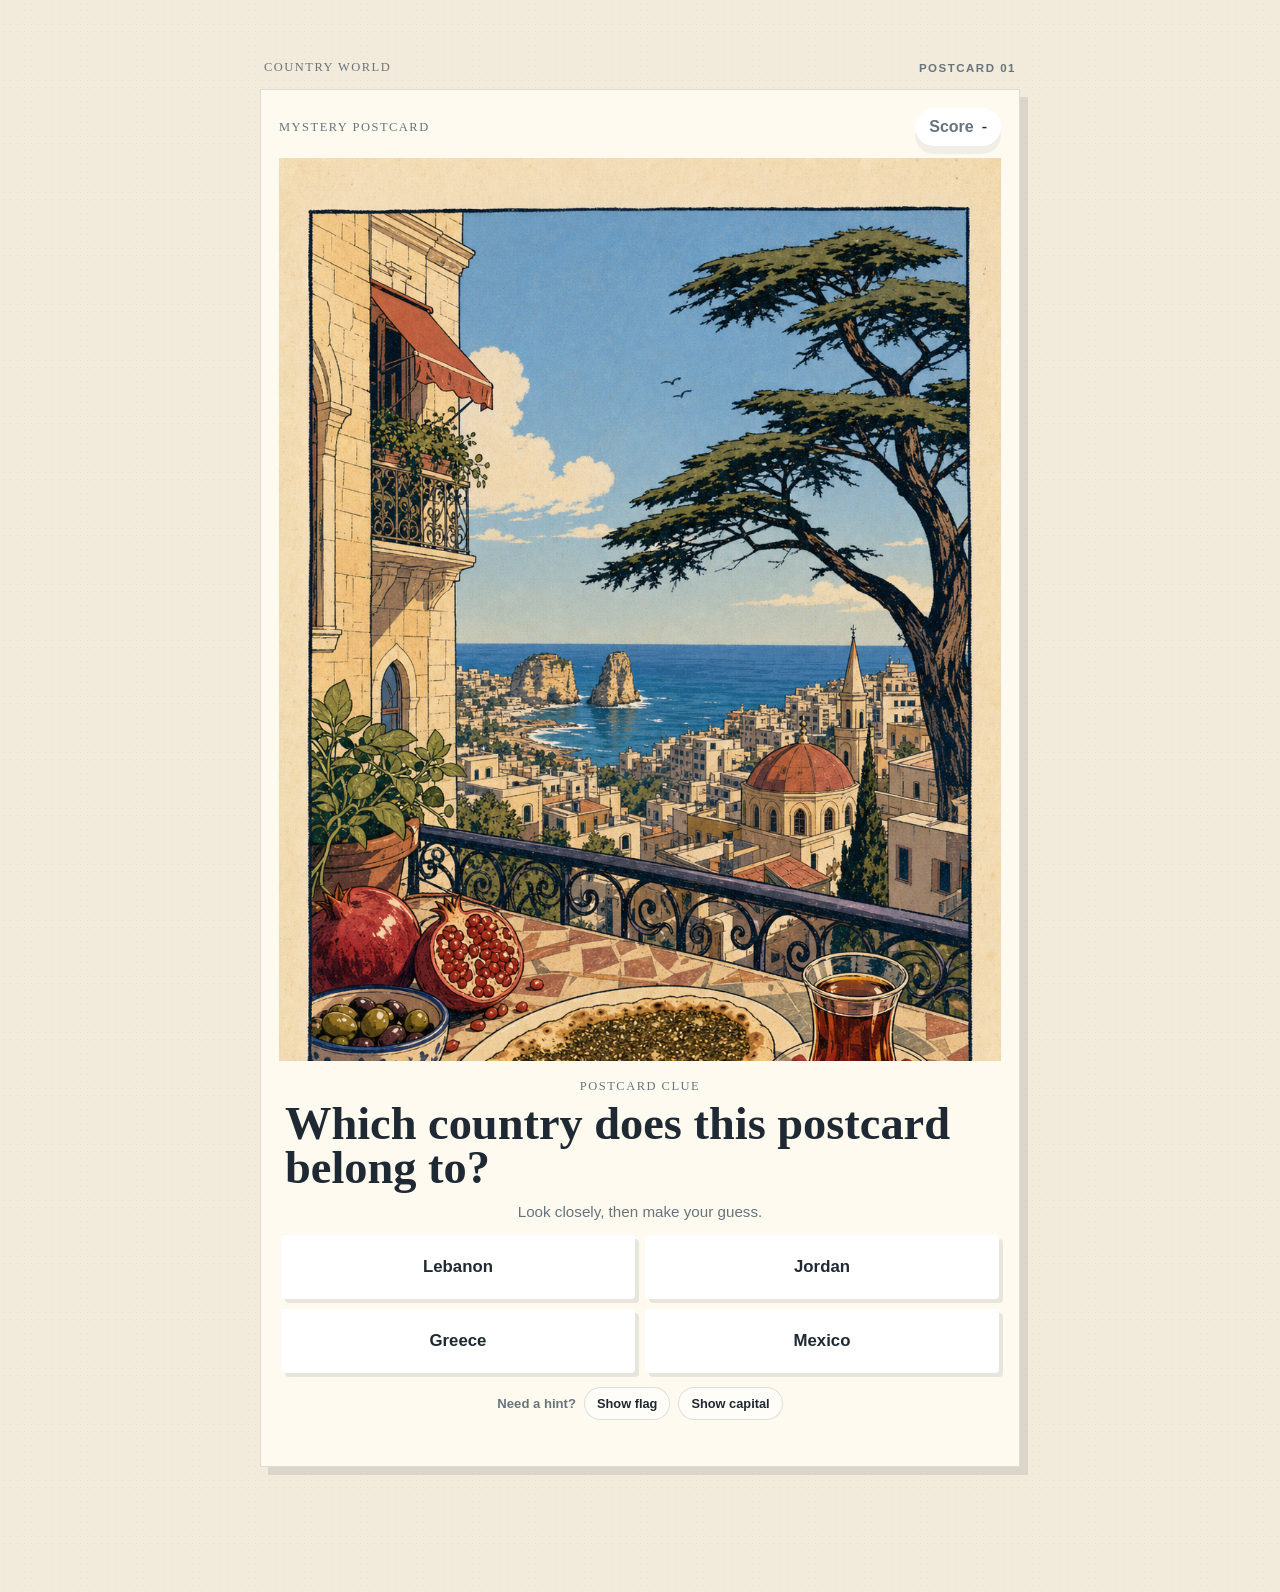
<file: index.html>
<!DOCTYPE html>
<html lang="en">
  <head>
    <meta charset="UTF-8" />
    <meta name="viewport" content="width=device-width, initial-scale=1.0" />
    <meta http-equiv="refresh" content="0; url=/world-discovery-game/" />
    <title>Country World</title>
  </head>
  <body>
    <main style="font-family: system-ui, sans-serif; padding: 32px;">
      <p>Redirecting to Country World...</p>
      <p><a href="/world-discovery-game/">Open the app</a></p>
    </main>
    <script>
      window.location.replace("/world-discovery-game/");
    </script>
  </body>
</html>
</file>
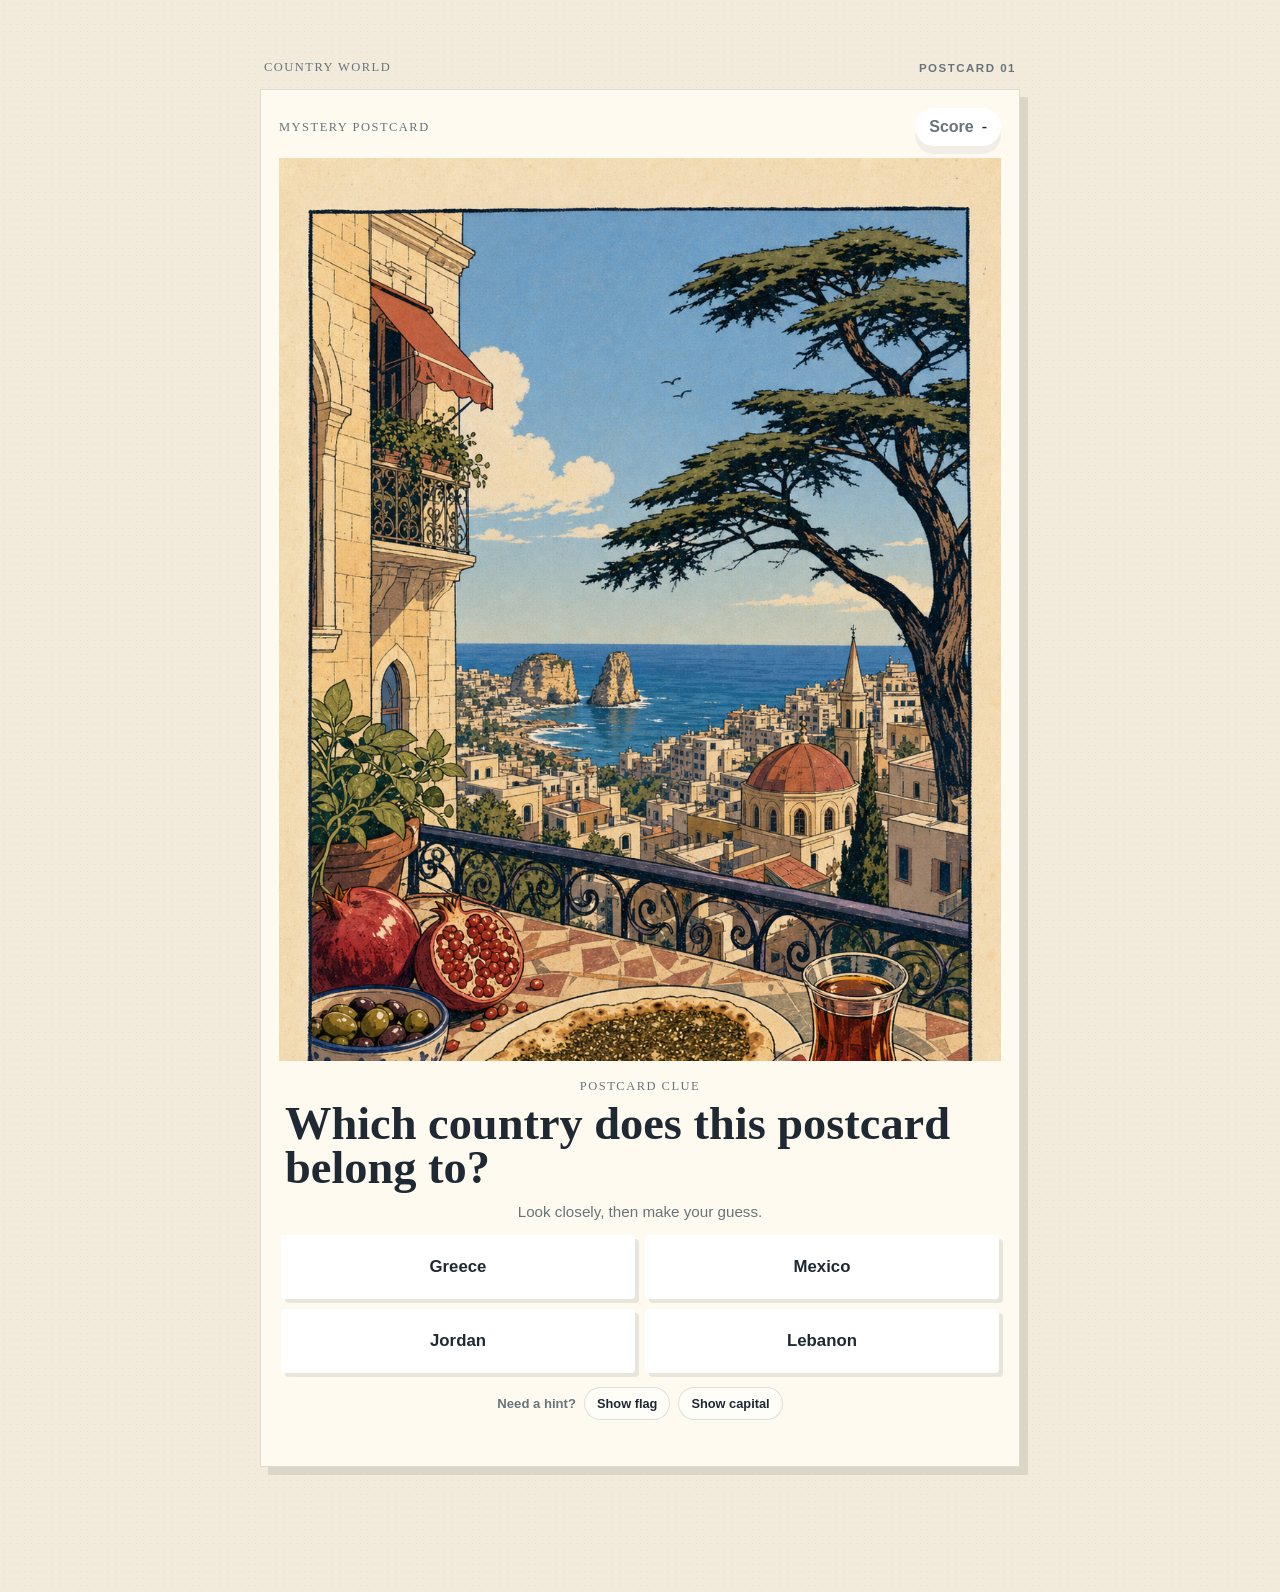
<file: world-discovery-game/index.html>
<!DOCTYPE html>
<html lang="en">
  <head>
    <meta charset="UTF-8" />
    <meta name="viewport" content="width=device-width, initial-scale=1.0" />
    <title>Country World · Postcard Atlas</title>
    <link rel="stylesheet" href="./styles.css" />
  </head>
  <body>
    <main class="app-shell">
      <section class="quiz-view" id="quiz-view">
        <div class="quiz-header">
          <p class="eyebrow">Country World</p>
          <span class="round-mark">POSTCARD 01</span>
        </div>

        <div class="postcard-flip" id="postcard-flip">
          <div class="postcard-face postcard-front">
            <div class="quiz-card-label">
              <span class="eyebrow">Mystery postcard</span>
              <span class="score-chip">Score <strong id="score-value">-</strong></span>
            </div>

            <div class="quiz-clue" id="quiz-clue"></div>
            <div class="quiz-question">
              <p class="eyebrow" id="quiz-type">Postcard clue</p>
              <h1 id="quiz-heading">Where did this postcard come from?</h1>
              <p class="quiz-helper">Look closely, then make your guess.</p>
            </div>
            <div class="answer-grid" id="answer-grid"></div>
            <div class="hint-tools">
              <span class="hint-label">Need a hint?</span>
              <button class="hint-button" id="flag-hint-button" type="button">Show flag</button>
              <button class="hint-button" id="capital-hint-button" type="button">Show capital</button>
            </div>
            <div class="hint-content" id="hint-content" aria-live="polite"></div>
            <p class="result-line" id="result-line"></p>
          </div>

          <div class="postcard-face postcard-back" aria-live="polite">
            <div class="postcard-topline">
              <p class="eyebrow">Postcard unlocked</p>
              <button class="text-button" id="reveal-passport-button" type="button">Open passport</button>
            </div>

            <div class="postcard-stage">
              <div class="postcard-art-wrap">
                <img class="postcard-art" id="postcard-art" src="./assets/media/lebanon-postcard-concept-v1.png" alt="Illustrated postcard of Lebanon" />
                <div class="postcard-edge"></div>
                <div class="postcard-stamp" id="postcard-stamp">LB</div>
              </div>
              <div class="postcard-copy">
                <p class="eyebrow" id="postcard-country">Lebanon</p>
                <h2 id="postcard-title">A postcard from somewhere worth lingering.</h2>
                <p id="postcard-caption">Raouché Rocks · Beirut</p>
                <p class="postcard-invite">You found the country. Keep the postcard, or open the discoveries when you want to go deeper.</p>
                <div class="postcard-actions">
                  <button class="primary-button" id="explore-button" type="button">Open discoveries</button>
                  <button class="secondary-button" id="save-postcard-button" type="button">Keep postcard</button>
                </div>
                <button class="quiet-button" id="new-country-button" type="button">Next country</button>
              </div>
            </div>
          </div>
        </div>
      </section>

      <section class="discovery-view" id="discovery-view">
        <header class="country-header">
          <div>
            <p class="eyebrow">Country Unlocked</p>
            <h2>Welcome to <span id="country-name">Lebanon</span></h2>
            <p class="country-subtitle">What do you want to discover?</p>
          </div>
          <div class="header-actions">
            <button class="next-button" id="passport-button" type="button">
              Open passport
            </button>
            <button class="next-button" id="next-button" type="button">
              Next country
            </button>
          </div>
        </header>

        <nav class="discovery-nav" id="discovery-nav">
          <button class="discovery-chip active" data-key="taste" type="button">TASTE</button>
          <button class="discovery-chip" data-key="listen" type="button">LISTEN</button>
          <button class="discovery-chip" data-key="read" type="button">READ</button>
          <button class="discovery-chip" data-key="see" type="button">SEE</button>
          <button class="discovery-chip" data-key="create" type="button">CREATE</button>
          <button class="discovery-chip" data-key="fashion" type="button">FASHION</button>
        </nav>

        <section class="content-pane">
          <div class="media-column">
            <div class="media-frame" id="media-frame"></div>
          </div>

          <aside class="content-column">
            <div class="content-card">
              <p class="eyebrow" id="content-verb">TASTE</p>
              <h3 id="content-title">Man'oushe</h3>
              <p class="content-copy" id="content-copy"></p>
              <p class="content-note" id="content-note"></p>
              <div class="alternate-strip" id="alternate-strip"></div>
            </div>
          </aside>
        </section>
      </section>

      <section class="passport-screen hidden" id="passport-screen" aria-hidden="true">
        <div class="passport-shell">
          <header class="passport-header">
            <div>
              <p class="eyebrow">Passport</p>
              <h2>Your postcard world</h2>
              <p class="passport-subtitle">Every country you guess becomes a postcard in your collection.</p>
            </div>
            <button class="next-button" id="close-passport-button" type="button">
              Back to country
            </button>
          </header>

          <section class="passport-collection">
            <div class="passport-stats large">
              <div class="stat-chip"><span>Postcards</span><strong id="passport-country-count">0</strong></div>
              <div class="stat-chip"><span>Current</span><strong id="passport-active-country">-</strong></div>
              <div class="stat-chip"><span>World seen</span><strong id="passport-discovery-count">0</strong></div>
            </div>

            <div class="passport-world-panel">
              <div class="passport-section-heading">
                <div><p class="eyebrow">The world so far</p><h3>Pin your places.</h3></div>
                <label class="passport-zoom-note" for="passport-zoom">Zoom · drag map <input id="passport-zoom" type="range" min="1" max="8" value="1" step="0.05" /></label>
              </div>
              <div class="passport-globe" id="passport-map" aria-label="Illustrated world map of guessed countries">
                <div class="globe-zoom-layer">
                  <svg class="passport-world-map" id="passport-world-svg" viewBox="0 0 1000 500" role="img" aria-label="World map with collected countries highlighted">
                    <image href="https://upload.wikimedia.org/wikipedia/commons/8/80/World_map_-_low_resolution.svg" x="0" y="0" width="1000" height="500" preserveAspectRatio="none" />
                    <path class="map-country map-country-lebanon" data-country="Lebanon" tabindex="0" role="button" d="M598 157 L603 160 L601 166 L598 172 L594 168 L595 161 Z"><title>Lebanon</title></path>
                    <path class="map-country map-country-mexico" data-country="Mexico" tabindex="0" role="button" d="M175 161 L193 158 L207 164 L220 169 L231 181 L240 188 L250 194 L259 190 L261 202 L253 207 L244 210 L232 207 L220 211 L210 205 L201 199 L190 195 L184 186 L178 178 L173 169 Z"><title>Mexico</title></path>
                    <path class="map-country map-country-japan" data-country="Japan" tabindex="0" role="button" d="M866 132 L873 126 L879 130 L877 137 L883 142 L880 150 L874 154 L870 162 L865 158 L867 150 L862 145 Z M884 169 L891 172 L888 178 L883 175 Z"><title>Japan</title></path>
                  </svg>
                  <div class="globe-grid"></div>
                </div>
                <p class="passport-empty">Unlock a country to add it to your passport.</p>
              </div>
              <p class="passport-note" id="passport-note">Your postcard world will fill out as you play.</p>
            </div>

            <div class="passport-postcards-panel">
              <div class="passport-section-heading"><div><p class="eyebrow">Postcard collection</p><h3>Places worth keeping.</h3></div></div>
              <div class="passport-postcards" id="passport-library-list"></div>
            </div>
          </section>
        </div>
      </section>
    </main>

    <script type="module" src="./app.js"></script>
  </body>
</html>
</file>
<file: world-discovery-game/styles.css>
:root {
  --bg: #f2eadb;
  --bg-2: #dceef1;
  --ink: #1f2933;
  --muted: #68747c;
  --panel: #fffaf0;
  --line: rgba(31, 41, 51, 0.14);
  --yellow: #f2bd43;
  --orange: #e97445;
  --pink: #d85a63;
  --blue: #377f91;
  --green: #59785e;
  --purple: #5a536f;
  --shadow: 0 12px 0 rgba(31, 41, 51, 0.08), 0 24px 50px rgba(31, 41, 51, 0.12);
  --font-display: Georgia, "Times New Roman", serif;
  --font-body: "Avenir Next", "Trebuchet MS", sans-serif;
}

* {
  box-sizing: border-box;
}

html,
body {
  margin: 0;
  min-height: 100%;
}

body {
  min-height: 100vh;
  color: var(--ink);
  font-family: var(--font-body);
  background-color: var(--bg);
  background-image: radial-gradient(rgba(31, 41, 51, 0.06) 0.7px, transparent 0.7px);
  background-size: 7px 7px;
}

button,
a {
  font: inherit;
}

.app-shell {
  max-width: 1420px;
  margin: 0 auto;
  padding: 22px;
}

.eyebrow {
  margin: 0 0 10px;
  font-family: var(--font-display);
  font-size: 0.78rem;
  text-transform: uppercase;
  letter-spacing: 0.12em;
  color: var(--muted);
}

h1,
h2,
h3,
strong {
  font-family: var(--font-display);
}

h1,
h2,
h3 {
  margin: 0;
  line-height: 0.92;
}

.quiz-view.hidden,
.postcard-reveal.hidden,
.discovery-view,
.passport-screen.hidden {
  display: none;
}

.discovery-view.visible {
  display: block;
}

.postcard-reveal {
  max-width: 620px;
  min-height: calc(100vh - 44px);
  margin: 0 auto;
  padding: 20px 0 46px;
}

.postcard-topline,
.postcard-stage,
.postcard-actions {
  display: flex;
}

.postcard-topline {
  align-items: center;
  justify-content: space-between;
  margin-bottom: 16px;
}

.text-button,
.quiet-button {
  border: 0;
  background: transparent;
  color: var(--muted);
  cursor: pointer;
  font-weight: 800;
}

.postcard-stage {
  flex-direction: column;
  gap: 22px;
}

.postcard-art-wrap {
  position: relative;
  padding: 12px 12px 34px;
  background: #fffdf7;
  box-shadow: var(--shadow);
  transform: rotate(-1.2deg);
}

.postcard-art {
  display: block;
  width: 100%;
  aspect-ratio: 4 / 5;
  object-fit: cover;
  background: #e9dfcb;
}

.postcard-edge {
  position: absolute;
  inset: 0;
  pointer-events: none;
  border: 1px solid rgba(31, 41, 51, 0.14);
}

.postcard-stamp {
  position: absolute;
  right: 26px;
  bottom: 18px;
  display: grid;
  place-items: center;
  width: 58px;
  height: 58px;
  border: 2px solid var(--pink);
  border-radius: 50%;
  color: var(--pink);
  font-family: var(--font-display);
  font-size: 1.1rem;
  font-weight: 800;
  transform: rotate(9deg);
}

.postcard-copy {
  padding: 0 6px;
}

.postcard-copy h2 {
  max-width: 10ch;
  font-size: clamp(2.8rem, 11vw, 5.5rem);
  line-height: 0.93;
}

.postcard-copy > p:not(.eyebrow):not(.postcard-invite) {
  margin: 14px 0 0;
  color: var(--orange);
  font-family: var(--font-display);
  font-size: 1.15rem;
  font-weight: 700;
}

.postcard-invite {
  max-width: 34ch;
  margin: 14px 0 0;
  color: var(--muted);
  line-height: 1.55;
}

.postcard-actions {
  gap: 10px;
  flex-wrap: wrap;
  margin-top: 22px;
}

.primary-button,
.secondary-button {
  min-height: 52px;
  border: 0;
  border-radius: 4px;
  padding: 14px 18px;
  cursor: pointer;
  font-weight: 900;
}

.primary-button {
  background: var(--ink);
  color: #fffaf0;
  box-shadow: 0 5px 0 var(--orange);
}

.secondary-button {
  background: transparent;
  color: var(--ink);
  border: 1px solid var(--line);
}

.secondary-button.saved {
  background: #dce9d8;
  border-color: #b8ceb5;
}

.quiet-button {
  margin-top: 18px;
  padding: 6px 0;
  text-decoration: underline;
  text-underline-offset: 4px;
}

.quiz-card,
.content-card,
.passport-card {
  background: var(--panel);
  border-radius: 34px;
  border: 2px solid rgba(255, 255, 255, 0.72);
  box-shadow: var(--shadow);
}

.quiz-card {
  padding: 30px;
  max-width: 1240px;
  margin: 0 auto;
}

.quiz-stage {
  display: grid;
  grid-template-columns: minmax(220px, 280px) minmax(0, 1fr);
  gap: 30px;
  align-items: start;
}

.quiz-copy {
  padding: 10px 6px 0;
}

h1 {
  font-size: clamp(3rem, 4.6vw, 4.5rem);
  max-width: 4.8ch;
  margin: 0;
  text-align: left;
  line-height: 0.98;
}

.quiz-copy > .eyebrow {
  margin-bottom: 14px;
}

.quiz-status {
  display: flex;
  justify-content: flex-start;
  margin-bottom: 18px;
}

.quiz-helper {
  margin: 18px 0 0;
  max-width: 24ch;
  color: var(--muted);
  font-size: 1.05rem;
  line-height: 1.5;
}

.quiz-panel {
  display: grid;
  gap: 16px;
}

.score-chip {
  display: inline-flex;
  align-items: center;
  gap: 8px;
  padding: 10px 14px;
  border-radius: 999px;
  background: #fff;
  color: var(--muted);
  font-weight: 800;
  box-shadow: 0 8px 0 rgba(22, 56, 90, 0.06);
}

.score-chip strong {
  color: var(--ink);
}

.quiz-clue {
  min-height: 350px;
  border-radius: 28px;
  background: #fff;
  border: 4px solid rgba(255, 255, 255, 0.9);
  display: grid;
  place-items: center;
  overflow: hidden;
}

.clue-card-region,
.clue-card-text {
  width: 100%;
  height: 100%;
  display: grid;
  place-items: center;
  text-align: center;
  padding: 20px;
}

.clue-card-region {
  background:
    radial-gradient(circle at 50% 24%, rgba(255, 255, 255, 0.95), transparent 22%),
    linear-gradient(180deg, #9ce6ff 0%, #d3fff5 100%);
}

.clue-card-region.shape {
  background:
    linear-gradient(rgba(255,255,255,0.28) 1px, transparent 1px),
    linear-gradient(90deg, rgba(255,255,255,0.28) 1px, transparent 1px),
    linear-gradient(180deg, #b3e2ff 0%, #d8fff0 100%);
  background-size: 28px 28px, 28px 28px, auto;
}

.clue-card-text.capital {
  background:
    radial-gradient(circle at 50% 16%, rgba(255,255,255,0.78), transparent 24%),
    linear-gradient(180deg, #ffe07f 0%, #ffcbbf 100%);
}

.clue-card-text.symbol {
  background:
    radial-gradient(circle at 50% 18%, rgba(255,255,255,0.82), transparent 26%),
    linear-gradient(180deg, #c8ffd0 0%, #d8efff 100%);
}

.clue-card-text.borders {
  background:
    radial-gradient(circle at 50% 22%, rgba(255,255,255,0.78), transparent 26%),
    linear-gradient(180deg, #ffe49c 0%, #ffd2a6 100%);
}

.clue-big-word {
  font-size: clamp(3.2rem, 7vw, 5.6rem);
  font-family: var(--font-display);
  font-weight: 900;
  line-height: 0.9;
}

.clue-subline {
  margin-top: 10px;
  color: var(--muted);
  font-weight: 800;
}

.clue-tags {
  display: flex;
  gap: 10px;
  flex-wrap: wrap;
  justify-content: center;
  margin-top: 14px;
}

.clue-tag {
  padding: 10px 14px;
  border-radius: 999px;
  background: rgba(255, 255, 255, 0.8);
  font-weight: 900;
  box-shadow: 0 8px 0 rgba(22, 56, 90, 0.06);
}

.clue-symbol {
  font-size: 4rem;
  line-height: 1;
}

.clue-card-region strong,
.clue-card-text strong {
  font-size: clamp(2.3rem, 6vw, 4.8rem);
}

.clue-flag-image {
  width: min(78%, 420px);
  aspect-ratio: 3 / 2;
  object-fit: contain;
  border-radius: 22px;
  overflow: hidden;
  box-shadow: 0 14px 0 rgba(22, 56, 90, 0.08);
  background: #fff;
}

.clue-flag-emoji {
  font-size: clamp(4rem, 10vw, 7.5rem);
  line-height: 1;
  filter: drop-shadow(0 10px 0 rgba(22, 56, 90, 0.08));
}

.clue-card-text {
  background:
    linear-gradient(180deg, #ffdf78 0%, #ffd0c2 100%);
}

.answer-grid {
  display: grid;
  grid-template-columns: repeat(2, minmax(0, 1fr));
  gap: 14px;
}

.answer-button {
  min-height: 92px;
  border: 0;
  border-radius: 24px;
  background: #fff;
  color: var(--ink);
  font-size: 1.35rem;
  font-weight: 800;
  cursor: pointer;
  box-shadow: 0 12px 0 rgba(22, 56, 90, 0.08);
  transition: transform 120ms ease, box-shadow 120ms ease;
}

.answer-button:hover:not(:disabled) {
  transform: translateY(-2px) rotate(-0.4deg);
}

.answer-button.correct {
  background: #dbffd9;
}

.answer-button.incorrect {
  background: #ffd7df;
}

.result-line {
  min-height: 28px;
  margin: 0 2px;
  font-weight: 800;
}

.country-header {
  display: flex;
  justify-content: space-between;
  gap: 18px;
  align-items: flex-start;
  margin-bottom: 18px;
}

.country-header h2 {
  font-size: clamp(2.6rem, 6vw, 5rem);
}

.country-subtitle {
  margin: 12px 0 0;
  color: var(--muted);
  font-size: 1.08rem;
}

.header-actions {
  display: flex;
  gap: 12px;
  flex-wrap: wrap;
}

.next-button,
.save-button,
.link-button {
  border: 0;
  border-radius: 999px;
  padding: 14px 18px;
  font-weight: 800;
  text-decoration: none;
  display: inline-flex;
  align-items: center;
  justify-content: center;
}

.next-button {
  background: #fff;
  color: var(--ink);
  box-shadow: 0 12px 0 rgba(22, 56, 90, 0.08);
}

.discovery-nav {
  display: flex;
  flex-wrap: wrap;
  gap: 12px;
  margin-bottom: 18px;
}

.discovery-chip {
  border: 0;
  border-radius: 999px;
  padding: 12px 18px;
  font-weight: 900;
  letter-spacing: 0.04em;
  cursor: pointer;
  background: #fff;
  color: var(--ink);
  box-shadow: 0 10px 0 rgba(22, 56, 90, 0.08);
}

.discovery-chip.active {
  background: var(--purple);
  color: #fff;
}

.content-pane {
  display: grid;
  grid-template-columns: minmax(0, 1.2fr) 370px;
  gap: 18px;
  align-items: start;
}

.media-frame {
  border-radius: 34px;
  overflow: hidden;
  min-height: 620px;
  background: #fff;
  border: 4px solid rgba(255, 255, 255, 0.82);
  box-shadow: var(--shadow);
}

.media-card {
  display: grid;
  grid-template-rows: auto 1fr;
  height: 100%;
}

.media-card img,
.media-card iframe {
  display: block;
  width: 100%;
  height: 430px;
  border: 0;
  object-fit: contain;
  background:
    radial-gradient(circle at 50% 45%, rgba(255,255,255,0.95), rgba(255,255,255,0.86)),
    linear-gradient(180deg, #fdf8ed 0%, #fff 100%);
}

.media-meta {
  padding: 18px 20px 22px;
  background: #fff;
}

.media-meta p {
  margin: 8px 0 0;
  color: var(--muted);
  line-height: 1.55;
}

.recipe-mini {
  margin-top: 16px;
  padding: 14px 16px;
  border-radius: 20px;
  background: linear-gradient(180deg, #fff6d8 0%, #fff0b6 100%);
}

.recipe-mini p {
  margin: 0;
}

.recipe-mini p + p {
  margin-top: 8px;
}

.inline-link {
  display: inline-flex;
  align-items: center;
  justify-content: center;
  margin-top: 14px;
  padding: 12px 16px;
  border-radius: 999px;
  background: var(--ink);
  color: #fff;
  font-weight: 800;
  text-decoration: none;
  box-shadow: 0 10px 0 rgba(22, 56, 90, 0.12);
}

.video-preview {
  display: grid;
  place-items: center;
  height: 430px;
  background:
    linear-gradient(180deg, rgba(22, 56, 90, 0.2), rgba(22, 56, 90, 0.38)),
    url("https://upload.wikimedia.org/wikipedia/commons/thumb/2/2d/Libanesiska_indiegruppen_Mashrou%E2%80%99_Leila.jpg/640px-Libanesiska_indiegruppen_Mashrou%E2%80%99_Leila.jpg")
      center/cover;
  color: #fff;
  text-align: center;
  padding: 20px;
}

.play-badge {
  width: 92px;
  height: 92px;
  border-radius: 50%;
  background: rgba(255, 255, 255, 0.9);
  color: var(--ink);
  display: grid;
  place-items: center;
  font-size: 2rem;
  box-shadow: 0 14px 0 rgba(22, 56, 90, 0.18);
}

.content-card,
.passport-card {
  padding: 20px;
}

.content-card h3 {
  font-size: 2rem;
}

.content-copy,
.content-note {
  margin: 14px 0 0;
  color: var(--muted);
  line-height: 1.62;
}

.alternate-strip {
  display: flex;
  flex-wrap: wrap;
  gap: 10px;
  margin-top: 16px;
}

.alternate-chip {
  border: 0;
  border-radius: 999px;
  padding: 10px 14px;
  background: #fff;
  color: var(--ink);
  font-weight: 800;
  cursor: pointer;
  box-shadow: 0 8px 0 rgba(22, 56, 90, 0.08);
}

.alternate-chip.active {
  background: var(--blue);
}

.save-button {
  background: var(--ink);
  color: #fff;
}

.link-button {
  background: #fff;
  color: var(--ink);
  box-shadow: 0 10px 0 rgba(22, 56, 90, 0.08);
}

.passport-card {
  margin-top: 16px;
}

.passport-stats {
  display: grid;
  grid-template-columns: repeat(2, minmax(0, 1fr));
  gap: 12px;
}

.stat-chip {
  padding: 14px;
  border-radius: 20px;
  background: #fff;
}

.stat-chip span {
  display: block;
  color: var(--muted);
}

.stat-chip strong {
  display: block;
  margin-top: 8px;
  font-size: 2rem;
}

.passport-map {
  margin-top: 14px;
  display: grid;
  gap: 10px;
}

.passport-country {
  border: 0;
  padding: 12px 14px;
  border-radius: 18px;
  background: #fff;
  color: var(--ink);
  text-align: left;
}

.passport-country {
  cursor: pointer;
  font-weight: 800;
  box-shadow: 0 10px 0 rgba(22, 56, 90, 0.08);
}

.passport-country.active {
  background: var(--yellow);
}

.passport-empty {
  color: var(--muted);
}

.passport-screen {
  position: fixed;
  inset: 0;
  z-index: 20;
  padding: 22px;
  background: rgba(255, 247, 228, 0.72);
  backdrop-filter: blur(10px);
}

/* Passport: a quiet postcard archive with a world wall. */
.passport-shell { max-width: 1180px; padding: clamp(18px, 4vw, 42px); }
.passport-header h2 { max-width: 10ch; font-size: clamp(2.8rem, 7vw, 5.6rem); line-height: .88; }
.passport-collection { display: grid; gap: 22px; margin-top: 24px; }
.passport-collection > .passport-stats { order: 1; }
.passport-world-panel, .passport-postcards-panel { background: #fff; border-radius: 28px; padding: clamp(16px, 3vw, 28px); box-shadow: 0 12px 0 rgba(22,56,90,.06); }
.passport-world-panel { order: 2; }
.passport-postcards-panel { order: 3; }
.passport-section-heading { display: flex; align-items: end; justify-content: space-between; gap: 16px; margin-bottom: 16px; }
.passport-section-heading h3 { margin: 5px 0 0; font-size: clamp(1.8rem, 4vw, 3rem); line-height: .95; }
.passport-zoom-note { display: flex; align-items: center; gap: 8px; color: var(--muted); font-size: .82rem; }
.passport-zoom-note input { width: 130px; accent-color: var(--orange); }
.passport-globe { --globe-scale: 1; --globe-pan-x: 0px; --globe-pan-y: 0px; position: relative; min-height: 300px; overflow: hidden; border-radius: 24px; isolation: isolate; background: linear-gradient(135deg, #8bd1e1, #f8d995 72%, #f49a68); box-shadow: inset 0 0 0 8px rgba(255,255,255,.42); touch-action: none; cursor: grab; }
.passport-globe.is-panning { cursor: grabbing; }
.globe-zoom-layer { position: absolute; inset: 0; transform: translate(var(--globe-pan-x), var(--globe-pan-y)) scale(var(--globe-scale)); transform-origin: center; transition: transform .2s ease; }
.passport-world-map { position: absolute; inset: 7% 4%; z-index: 1; width: 92%; height: 86%; overflow: visible; }
.passport-world-map image { opacity: .28; filter: grayscale(1) sepia(.15) saturate(.65); }
.map-country { display: block; pointer-events: none; fill: rgba(42, 50, 48, .34); stroke: rgba(255,250,240,.68); stroke-width: 1.2; stroke-linejoin: round; cursor: default; transition: fill .2s ease, stroke-width .2s ease; }
.map-country.unlocked { display: block; pointer-events: auto; fill: var(--orange); }
.map-country.active { fill: var(--ink); stroke-width: 4; }
.map-country:hover, .map-country:focus { stroke-width: 5; }
.passport-globe::before { display: none; }
.globe-grid { position: absolute; inset: 0; opacity: .35; background: repeating-linear-gradient(90deg, transparent 0 46px, rgba(255,255,255,.5) 47px 48px), repeating-linear-gradient(0deg, transparent 0 42px, rgba(255,255,255,.4) 43px 44px); }
.globe-land { display: none; position: absolute; background: #5b9e78; border: 3px solid #315d5f; opacity: .9; }
.land-one { width: 28%; height: 26%; left: 9%; top: 29%; border-radius: 58% 42% 52% 48%; transform: rotate(-18deg); }
.land-two { width: 36%; height: 19%; left: 33%; top: 20%; border-radius: 45% 55% 40% 60%; transform: rotate(9deg); }
.land-three { width: 24%; height: 29%; right: 10%; top: 35%; border-radius: 38% 62% 50% 50%; transform: rotate(22deg); }
.globe-pin { position: absolute; z-index: 3; display: none; place-items: center; width: 42px; height: 42px; border: 3px solid #fff; border-radius: 50% 50% 50% 0; background: var(--orange); color: #fff; font-family: var(--font-display); font-size: .72rem; font-weight: 900; transform: rotate(-45deg); cursor: pointer; box-shadow: 0 6px 0 rgba(22,56,90,.18); }
.globe-pin span { transform: rotate(45deg); }
.globe-pin.unlocked { display: grid; }
.globe-pin.active { background: var(--ink); }
.pin-lebanon { left: 59%; top: 25%; }
.pin-mexico { left: 34%; top: 35%; }
.pin-japan { right: 24%; top: 26%; }
.passport-postcards { display: grid; grid-template-columns: repeat(auto-fit, minmax(220px, 1fr)); gap: 18px; }
.passport-postcard { display: grid; gap: 12px; padding: 0 0 14px; overflow: hidden; text-align: left; border: 1px solid rgba(22,56,90,.12); border-radius: 18px; background: #fffaf0; box-shadow: 0 8px 0 rgba(22,56,90,.08); cursor: pointer; transition: transform .2s ease, box-shadow .2s ease; }
.passport-postcard:hover, .passport-postcard.active { transform: translateY(-4px) rotate(-1deg); box-shadow: 0 12px 0 rgba(22,56,90,.12); }
.passport-postcard-art { position: relative; display: block; aspect-ratio: 4/5; overflow: hidden; padding: 10px; background: #f1e5d1; }
.passport-postcard-art img { width: 100%; height: 100%; object-fit: contain; background: #fffaf0; }
.passport-postcard-stamp { position: absolute; right: 10px; bottom: 10px; display: grid; place-items: center; width: 36px; height: 36px; border: 2px solid #f06f45; border-radius: 50%; color: #f06f45; font-family: var(--font-display); font-weight: 900; transform: rotate(9deg); background: rgba(255,250,240,.78); }
.passport-postcard-copy { display: grid; gap: 4px; padding: 0 14px; }
.passport-postcard-copy strong { color: var(--ink); font-family: var(--font-display); font-size: 1.45rem; }
.passport-postcard-copy span { color: var(--muted); font-size: .9rem; }
.passport-postcard-copy em { margin-top: 7px; color: var(--orange); font-size: .78rem; font-style: normal; font-weight: 800; }
.passport-postcards-panel .passport-empty { padding: 20px 0; }
.media-card-text { background: #f2d7c4; }
.media-card-title-art { display: grid; align-content: center; min-height: 250px; padding: 28px; background: linear-gradient(145deg, #f06f45, #f7bd4b); color: #fffaf0; font-family: var(--font-display); }
.media-card-title-art span { font-size: .85rem; letter-spacing: .18em; }
.media-card-title-art strong { font-size: clamp(2.6rem, 8vw, 5rem); line-height: .84; }
.media-card-title-art--violet { background: linear-gradient(145deg, #30245f, #b88bd7); }
.media-card-title-art--paper { background: linear-gradient(145deg, #e9ddc8, #ad7462); color: #fffaf0; }
.fashion-media img { aspect-ratio: 4/3; object-fit: cover; }

@media (max-width: 700px) {
  .passport-header { grid-template-columns: 1fr; }
  .passport-header .next-button { width: 100%; }
  .passport-globe { min-height: 230px; }
  .passport-section-heading { align-items: start; flex-direction: column; }
  .passport-zoom-note { display: none; }
}

.passport-screen:not(.hidden) {
  display: block;
}

.passport-shell {
  max-width: 1260px;
  margin: 0 auto;
  height: calc(100vh - 44px);
  overflow: auto;
  background: rgba(255, 251, 240, 0.96);
  border-radius: 36px;
  border: 2px solid rgba(255, 255, 255, 0.72);
  box-shadow: var(--shadow);
  padding: 28px;
}

.passport-header,
.passport-hero,
.passport-library {
  display: grid;
}

.passport-header {
  grid-template-columns: minmax(0, 1fr) auto;
  gap: 18px;
  align-items: start;
}

.passport-header h2 {
  font-size: clamp(2.8rem, 5vw, 4.4rem);
}

.passport-subtitle,
.passport-note {
  margin: 12px 0 0;
  color: var(--muted);
  max-width: 48ch;
  line-height: 1.55;
}

.passport-hero {
  grid-template-columns: minmax(260px, 440px) minmax(0, 1fr);
  gap: 20px;
  margin-top: 20px;
  align-items: stretch;
}

.passport-atlas,
.passport-panel {
  background: #fff;
  border-radius: 30px;
  box-shadow: 0 14px 0 rgba(22, 56, 90, 0.06);
}

.passport-atlas {
  min-height: 320px;
  position: relative;
  overflow: hidden;
  isolation: isolate;
  background: #d8eff7;
}

.passport-atlas-photo {
  position: absolute;
  inset: 0;
  z-index: -2;
  width: 100%;
  height: 100%;
  object-fit: contain;
  object-position: center;
}

.passport-atlas-wash {
  position: absolute;
  inset: 0;
  z-index: -1;
  background:
    linear-gradient(180deg, rgba(22,56,90,0.12) 0%, rgba(22,56,90,0.02) 35%, rgba(22,56,90,0.72) 100%),
    linear-gradient(90deg, rgba(255,249,224,0.65), transparent 58%);
}

.passport-atlas-label {
  position: absolute;
  left: 22px;
  top: 18px;
  z-index: 2;
  display: grid;
  gap: 4px;
  max-width: 220px;
}

.passport-atlas-label span {
  font-size: 0.76rem;
  text-transform: uppercase;
  letter-spacing: 0.14em;
  color: rgba(255,255,255,0.82);
  font-family: var(--font-display);
}

.passport-atlas-label strong {
  font-size: 1.05rem;
  line-height: 1.2;
  color: #fff;
}

.passport-photo-caption {
  position: absolute;
  left: 22px;
  bottom: 18px;
  color: #fff;
  font-family: var(--font-display);
  font-size: 0.82rem;
  font-weight: 800;
  letter-spacing: 0.04em;
}

.clue-map-image {
  width: min(78%, 420px);
  height: min(78%, 300px);
  object-fit: contain;
  filter: drop-shadow(0 14px 0 rgba(22,56,90,0.10));
}

.passport-summary {
  display: grid;
  align-content: start;
}

.passport-stats.large {
  grid-template-columns: repeat(3, minmax(0, 1fr));
}

.passport-library {
  grid-template-columns: minmax(280px, 360px) minmax(0, 1fr);
  gap: 20px;
  margin-top: 20px;
}

.passport-panel {
  padding: 20px;
}

.passport-library-list {
  display: grid;
  gap: 12px;
  margin-top: 14px;
}

.passport-library-item {
  padding: 14px 16px;
  border-radius: 20px;
  background: linear-gradient(180deg, #fff8e2 0%, #fff 100%);
}

.passport-library-item strong {
  display: block;
  font-size: 1.05rem;
}

.passport-library-item span {
  display: block;
  margin-top: 6px;
  color: var(--muted);
  font-size: 0.92rem;
}

@media (max-width: 1100px) {
  .content-pane {
    grid-template-columns: 1fr;
  }

  .passport-hero,
  .passport-library {
    grid-template-columns: 1fr;
  }
}

@media (max-width: 760px) {
  .app-shell {
    padding: 14px;
  }

  .quiz-stage {
    grid-template-columns: 1fr;
    gap: 18px;
  }

  .quiz-copy {
    padding: 0;
  }

  h1 {
    text-align: center;
    margin: 0 auto;
  }

  .quiz-copy > .eyebrow,
  .quiz-status,
  .quiz-helper {
    justify-content: center;
    text-align: center;
    margin-left: auto;
    margin-right: auto;
  }

  .answer-grid {
    grid-template-columns: 1fr;
  }

  .country-header {
    flex-direction: column;
    align-items: flex-start;
  }

  .passport-screen {
    padding: 12px;
  }

  .passport-shell {
    height: calc(100vh - 24px);
    padding: 18px;
  }

  .passport-header {
    grid-template-columns: 1fr;
  }

  .passport-stats.large {
    grid-template-columns: 1fr;
  }
}

/* Comic postcard system: mobile is the primary composition. */
.quiz-card,
.content-card,
.passport-card {
  border-radius: 8px;
  border-color: rgba(31, 41, 51, 0.12);
  box-shadow: 5px 5px 0 rgba(31, 41, 51, 0.08);
}

.quiz-card {
  padding: 18px;
  background: var(--panel);
}

.quiz-stage {
  grid-template-columns: 1fr;
  gap: 20px;
}

.quiz-copy {
  padding: 0;
}

.quiz-copy h1 {
  max-width: 11ch;
  font-size: clamp(3rem, 15vw, 5.4rem);
  line-height: 0.88;
}

.quiz-copy h1 {
  max-width: 8ch;
  font-size: clamp(2.9rem, 11vw, 4.6rem);
}

.quiz-helper {
  max-width: 30ch;
}

.quiz-clue {
  min-height: 320px;
  border-radius: 6px;
  border-width: 2px;
  box-shadow: 4px 4px 0 rgba(31, 41, 51, 0.08);
}

.clue-postcard {
  padding: 0;
  background: #e8dbc2;
}

.clue-postcard-image {
  display: block;
  width: 100%;
  height: 100%;
  min-height: 320px;
  object-fit: cover;
  object-position: center;
}

.answer-grid {
  gap: 10px;
}

.answer-button {
  min-height: 64px;
  border-radius: 4px;
  box-shadow: 4px 4px 0 rgba(31, 41, 51, 0.1);
  font-size: 1.05rem;
}

.country-header {
  margin-bottom: 14px;
}

.country-header h2 {
  max-width: 9ch;
  font-size: clamp(2.5rem, 8vw, 4.3rem);
}

.header-actions {
  width: auto;
  max-width: 100%;
}

.header-actions .next-button {
  flex: 1;
}

.country-header,
.country-header > div {
  min-width: 0;
}

.next-button,
.discovery-chip,
.alternate-chip,
.inline-link {
  border-radius: 4px;
}

.discovery-nav {
  margin: 0 -14px 16px;
  padding: 4px 14px 10px;
  overflow-x: auto;
  flex-wrap: nowrap;
  scrollbar-width: none;
}

.discovery-nav::-webkit-scrollbar {
  display: none;
}

.discovery-chip {
  flex: 0 0 auto;
  padding: 11px 15px;
  box-shadow: 3px 3px 0 rgba(31, 41, 51, 0.1);
}

.discovery-chip.active {
  background: var(--orange);
}

.content-pane {
  grid-template-columns: 1fr;
  gap: 14px;
}

.media-frame {
  min-height: 0;
  border-radius: 6px;
  border-width: 2px;
  box-shadow: 5px 5px 0 rgba(31, 41, 51, 0.1);
}

.media-card img,
.media-card iframe {
  height: 300px;
}

.media-meta {
  padding: 16px;
}

.content-card {
  padding: 18px;
}

.content-card h3 {
  font-size: 2.4rem;
}

.passport-screen {
  background: rgba(31, 41, 51, 0.35);
}

.passport-shell {
  border-radius: 8px;
  border-color: rgba(31, 41, 51, 0.12);
  box-shadow: 7px 7px 0 rgba(31, 41, 51, 0.14);
}

@media (min-width: 760px) {
  .app-shell {
    max-width: 1100px;
    padding: 28px;
  }

  .quiz-card {
    padding: 34px;
  }

  .quiz-stage {
    grid-template-columns: minmax(220px, 0.65fr) minmax(0, 1.35fr);
  }

  .postcard-reveal {
    max-width: 1040px;
    padding-top: 32px;
  }

  .postcard-stage {
    display: grid;
    grid-template-columns: minmax(320px, 0.9fr) minmax(300px, 0.7fr);
    gap: 52px;
    align-items: center;
  }

  .postcard-copy {
    padding: 0;
  }

  .postcard-copy h2 {
    font-size: clamp(3.5rem, 6vw, 6rem);
  }

  .media-frame {
    min-height: 540px;
  }

  .media-card img,
  .media-card iframe {
    height: 390px;
  }
}

@media (max-width: 759px) {
  .header-actions {
    width: 100%;
  }
}

/* One postcard object: mystery front, collectible back. */
.quiz-view {
  max-width: 720px;
  margin: 0 auto;
  padding: 18px 0 46px;
}

.quiz-header,
.quiz-card-label {
  display: flex;
  align-items: center;
  justify-content: space-between;
  gap: 14px;
}

.quiz-header {
  padding: 0 4px 14px;
}

.quiz-header .eyebrow,
.quiz-card-label .eyebrow {
  margin-bottom: 0;
}

.round-mark {
  color: var(--muted);
  font-size: 0.72rem;
  font-weight: 900;
  letter-spacing: 0.13em;
}

.postcard-flip {
  display: grid;
  perspective: 1600px;
}

.postcard-face {
  grid-area: 1 / 1;
  align-self: start;
  min-width: 0;
  overflow: hidden;
  backface-visibility: hidden;
  background: var(--panel);
  border: 1px solid rgba(31, 41, 51, 0.15);
  box-shadow: 8px 8px 0 rgba(31, 41, 51, 0.1);
  transition: transform 700ms cubic-bezier(0.2, 0.75, 0.2, 1), opacity 200ms ease;
}

.postcard-front {
  position: relative;
  z-index: 2;
  padding: 12px;
  transform: rotateY(0deg);
}

.postcard-back {
  z-index: 1;
  padding: 14px;
  transform: rotateY(180deg);
}

.postcard-flip.flipped .postcard-front {
  transform: rotateY(-180deg);
}

.postcard-flip.flipped .postcard-back {
  transform: rotateY(0deg);
}

.postcard-front .quiz-clue {
  min-height: 0;
  margin-top: 12px;
  aspect-ratio: 4 / 5;
  border: 0;
  border-radius: 0;
  box-shadow: none;
}

.postcard-front .clue-postcard-image {
  min-height: 0;
  object-fit: cover;
}

.quiz-question {
  padding: 18px 6px 12px;
  text-align: center;
}

.quiz-question .eyebrow {
  margin-bottom: 8px;
}

.quiz-question h1 {
  max-width: none;
  font-size: clamp(1.7rem, 5vw, 2.65rem);
  line-height: 0.96;
}

.quiz-question .quiz-helper {
  max-width: none;
  margin: 10px 0 0;
  font-size: 0.95rem;
}

.postcard-front .answer-grid {
  grid-template-columns: repeat(2, minmax(0, 1fr));
  padding: 0 2px 2px;
}

.postcard-front .result-line {
  text-align: center;
  padding: 8px 0 2px;
}

.hint-tools {
  display: flex;
  align-items: center;
  justify-content: center;
  gap: 8px;
  flex-wrap: wrap;
  padding: 12px 4px 0;
}

.hint-label {
  color: var(--muted);
  font-size: 0.82rem;
  font-weight: 800;
}

.hint-button {
  border: 1px solid var(--line);
  border-radius: 999px;
  padding: 8px 12px;
  background: #fffdf7;
  color: var(--ink);
  cursor: pointer;
  font-size: 0.8rem;
  font-weight: 900;
}

.hint-button:disabled {
  cursor: default;
  opacity: 0.42;
}

.hint-content {
  display: grid;
  justify-items: center;
  gap: 8px;
  min-height: 0;
  padding: 0 8px;
  color: var(--muted);
  font-size: 0.86rem;
  text-align: center;
}

.hint-content:not(:empty) {
  margin-top: 10px;
  padding: 10px;
  border-top: 1px dashed var(--line);
}

.hint-flag {
  display: block;
  width: 128px;
  height: auto;
  max-height: none;
  object-fit: initial;
  background: transparent;
  border: 1px solid var(--line);
}

.hint-capital {
  color: var(--orange);
  font-family: var(--font-display);
  font-size: 1.45rem;
}

.postcard-back .postcard-topline {
  padding: 0 2px 12px;
}

.postcard-back .postcard-stage {
  display: block;
  gap: 18px;
}

.postcard-back .postcard-art-wrap {
  max-width: 560px;
  margin: 0 auto;
  transform: rotate(-0.6deg);
}

.postcard-back .postcard-copy {
  max-width: 560px;
  margin: 0 auto;
  padding: 24px 8px 4px;
}

.postcard-back .postcard-copy h2 {
  max-width: 13ch;
  font-size: clamp(2.35rem, 7vw, 4.2rem);
  line-height: 0.94;
}

@media (min-width: 760px) {
  .quiz-view {
    max-width: 760px;
    padding-top: 32px;
  }

  .postcard-front {
    padding: 18px;
  }

  .postcard-back {
    padding: 22px;
  }

  .postcard-front .quiz-question h1 {
    font-size: 2.9rem;
  }
}
</file>
